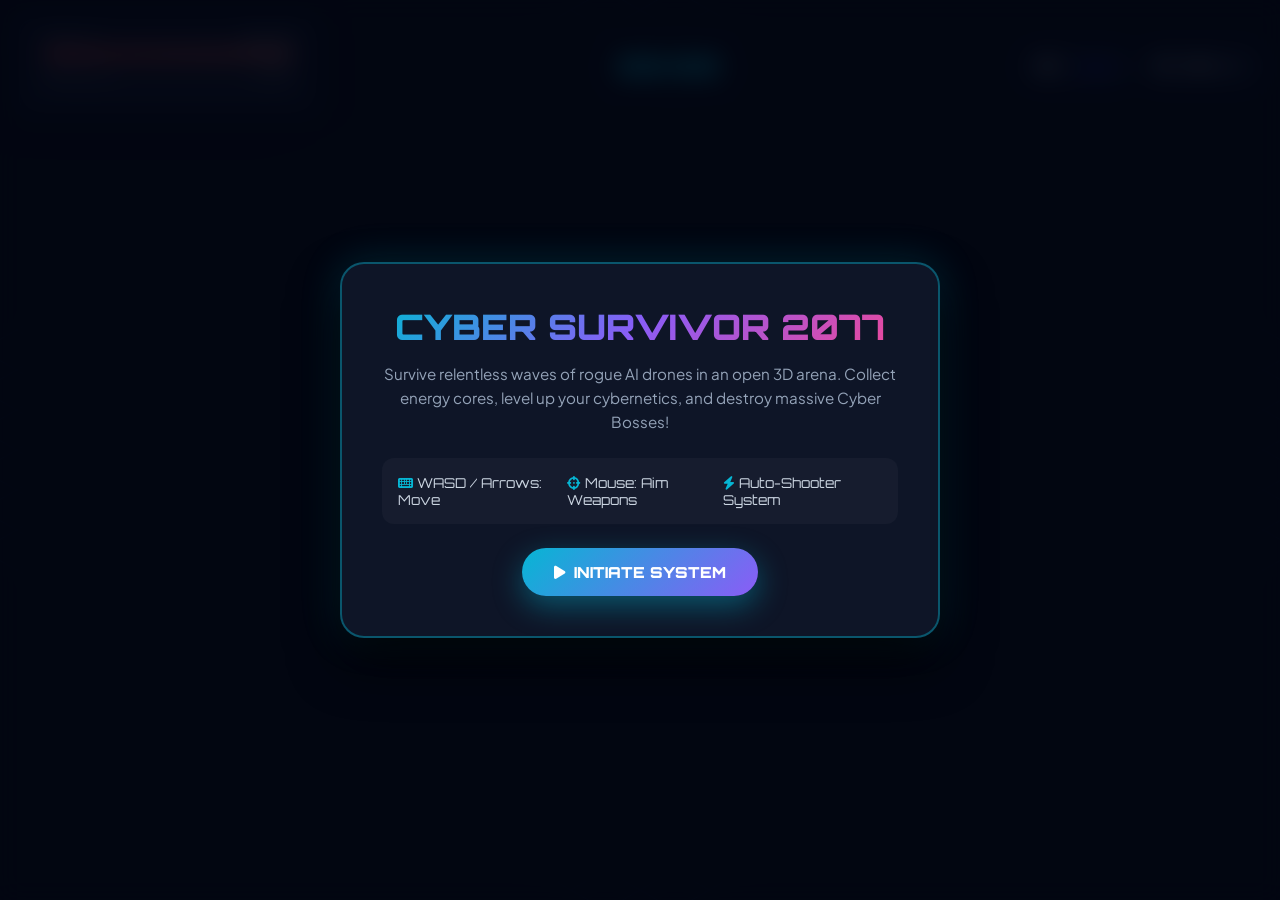
<file: game.html>
<!DOCTYPE html>
<html lang="en">
<head>
  <meta charset="UTF-8">
  <meta name="viewport" content="width=device-width, initial-scale=1.0, maximum-scale=1.0, user-scalable=no">
  <title>CYBER SURVIVOR: PROTOCOL 2077</title>
  <link rel="stylesheet" href="https://cdnjs.cloudflare.com/ajax/libs/font-awesome/6.5.1/css/all.min.css">
  <style>
    @import url('https://fonts.googleapis.com/css2?family=Kantumruy+Pro:wght@400;600;700&family=Orbitron:wght@500;700;900&family=Plus+Jakarta+Sans:wght@400;600;800&display=swap');

    * { margin: 0; padding: 0; box-sizing: border-box; }

    body, html {
      width: 100%;
      height: 100%;
      overflow: hidden;
      background-color: #030712;
      font-family: 'Orbitron', 'Kantumruy Pro', sans-serif;
      color: #fff;
      user-select: none;
      -webkit-user-select: none;
    }

    #canvas-container {
      position: relative;
      width: 100vw;
      height: 100vh;
    }

    canvas {
      display: block;
      width: 100%;
      height: 100%;
    }

    /* UI Overlay */
    .hud-layer {
      position: absolute;
      top: 0; left: 0; width: 100%; height: 100%;
      pointer-events: none;
      display: flex;
      flex-direction: column;
      justify-content: space-between;
      padding: 1.2rem;
      z-index: 10;
    }

    .top-bar {
      display: flex;
      justify-content: space-between;
      align-items: center;
      width: 100%;
    }

    .hud-controls {
      display: flex;
      gap: 0.6rem;
      pointer-events: auto;
    }

    .hud-card {
      background: rgba(15, 23, 42, 0.75);
      border: 1px solid rgba(6, 182, 212, 0.3);
      padding: 0.8rem 1.4rem;
      border-radius: 14px;
      backdrop-filter: blur(8px);
      box-shadow: 0 8px 32px rgba(0,0,0,0.5);
    }

    .stat-bar-container {
      width: 250px;
      margin-bottom: 0.4rem;
    }

    .stat-label {
      font-size: 0.7rem;
      color: #94a3b8;
      display: flex;
      justify-content: space-between;
      margin-bottom: 2px;
    }

    .bar-outer {
      width: 100%;
      height: 10px;
      background: rgba(255, 255, 255, 0.1);
      border-radius: 5px;
      overflow: hidden;
    }

    .bar-inner {
      height: 100%;
      width: 100%;
      transition: width 0.2s ease;
    }

    .hp-bar { background: linear-gradient(90deg, #ef4444, #f87171); }
    .xp-bar { background: linear-gradient(90deg, #06b6d4, #38bdf8); }
    .boss-hp-bar { background: linear-gradient(90deg, #a855f7, #ec4899); }

    .timer-display {
      font-size: 1.8rem;
      font-weight: 900;
      color: #06b6d4;
      text-shadow: 0 0 10px rgba(6, 182, 212, 0.6);
      text-align: center;
    }

    .icon-btn {
      background: rgba(15, 23, 42, 0.85);
      border: 1px solid rgba(6, 182, 212, 0.5);
      color: #fff;
      padding: 0.5rem 1rem;
      border-radius: 20px;
      font-size: 0.8rem;
      font-weight: 700;
      cursor: pointer;
      display: flex;
      align-items: center;
      gap: 0.5rem;
      transition: all 0.3s;
    }

    .icon-btn:hover {
      background: rgba(6, 182, 212, 0.25);
      box-shadow: 0 0 15px rgba(6, 182, 212, 0.5);
    }

    .weapons-hud {
      display: flex;
      gap: 0.6rem;
      margin-top: 0.5rem;
    }

    .weapon-icon-box {
      width: 36px;
      height: 36px;
      border-radius: 8px;
      background: rgba(255,255,255,0.05);
      border: 1px solid rgba(255,255,255,0.2);
      display: flex;
      align-items: center;
      justify-content: center;
      font-size: 0.9rem;
      position: relative;
    }

    .weapon-icon-box .lvl-tag {
      position: absolute;
      bottom: -4px;
      right: -4px;
      background: #06b6d4;
      color: #000;
      font-size: 0.55rem;
      font-weight: 900;
      padding: 1px 4px;
      border-radius: 4px;
    }

    /* Modals */
    .modal-backdrop {
      position: absolute;
      top: 0; left: 0; width: 100%; height: 100%;
      background: rgba(3, 7, 18, 0.85);
      backdrop-filter: blur(12px);
      z-index: 100;
      display: flex;
      align-items: center;
      justify-content: center;
      padding: 1.5rem;
    }

    .modal-card {
      background: rgba(15, 23, 42, 0.95);
      border: 2px solid rgba(6, 182, 212, 0.4);
      border-radius: 24px;
      padding: 2.5rem;
      max-width: 600px;
      width: 100%;
      text-align: center;
      box-shadow: 0 25px 50px rgba(0,0,0,0.8), 0 0 40px rgba(6, 182, 212, 0.2);
    }

    .modal-card h1 {
      font-size: 2.2rem;
      font-weight: 900;
      background: linear-gradient(135deg, #06b6d4, #8b5cf6, #ec4899);
      -webkit-background-clip: text;
      -webkit-text-fill-color: transparent;
      margin-bottom: 0.8rem;
    }

    .modal-card p {
      color: #94a3b8;
      font-family: 'Plus Jakarta Sans', 'Kantumruy Pro', sans-serif;
      font-size: 0.95rem;
      line-height: 1.6;
      margin-bottom: 1.5rem;
    }

    .btn-group {
      display: flex;
      gap: 1rem;
      justify-content: center;
      flex-wrap: wrap;
    }

    .btn-main {
      pointer-events: auto;
      background: linear-gradient(135deg, #06b6d4, #8b5cf6);
      color: #fff;
      border: none;
      padding: 0.9rem 2rem;
      border-radius: 40px;
      font-family: 'Orbitron', 'Kantumruy Pro', sans-serif;
      font-size: 0.95rem;
      font-weight: 900;
      cursor: pointer;
      box-shadow: 0 10px 30px rgba(6, 182, 212, 0.4);
      transition: all 0.3s ease;
      display: inline-flex;
      align-items: center;
      gap: 0.6rem;
    }

    .btn-main:hover {
      transform: scale(1.05) translateY(-2px);
      box-shadow: 0 15px 40px rgba(6, 182, 212, 0.6);
    }

    .btn-secondary {
      background: rgba(255, 255, 255, 0.1);
      border: 1px solid rgba(255, 255, 255, 0.2);
      box-shadow: none;
    }

    .btn-secondary:hover {
      background: rgba(255, 255, 255, 0.2);
    }

    /* Upgrade Grid */
    .upgrade-grid {
      display: flex;
      flex-direction: column;
      gap: 0.8rem;
      margin: 1.5rem 0;
    }

    .upgrade-card {
      background: rgba(255, 255, 255, 0.04);
      border: 1px solid rgba(6, 182, 212, 0.2);
      border-radius: 14px;
      padding: 1rem;
      display: flex;
      align-items: center;
      gap: 1rem;
      cursor: pointer;
      transition: all 0.2s ease;
      text-align: left;
    }

    .upgrade-card:hover {
      background: rgba(6, 182, 212, 0.15);
      border-color: #06b6d4;
      transform: translateX(5px);
    }

    .upgrade-icon {
      width: 48px;
      height: 48px;
      border-radius: 12px;
      background: rgba(6, 182, 212, 0.2);
      border: 1px solid #06b6d4;
      display: flex;
      align-items: center;
      justify-content: center;
      font-size: 1.4rem;
      color: #06b6d4;
      flex-shrink: 0;
    }

    .upgrade-info h3 { font-size: 1rem; color: #fff; margin-bottom: 2px; }
    .upgrade-info p { font-size: 0.8rem; color: #94a3b8; margin: 0; }

    /* Boss Warning */
    .boss-warning-container {
      position: absolute;
      top: 15%;
      left: 50%;
      transform: translateX(-50%);
      width: 80%;
      max-width: 500px;
      display: none;
      flex-direction: column;
      align-items: center;
      z-index: 20;
    }

    .boss-warning-title {
      font-size: 1.5rem;
      font-weight: 900;
      color: #ec4899;
      text-shadow: 0 0 15px #ec4899;
      animation: pulse 1s infinite alternate;
      margin-bottom: 0.4rem;
    }

    @keyframes pulse {
      0% { opacity: 0.4; transform: scale(0.98); }
      100% { opacity: 1; transform: scale(1.02); }
    }

    /* Touch Control Stick */
    .touch-controls {
      position: absolute;
      bottom: 2rem;
      left: 2rem;
      width: 120px;
      height: 120px;
      border: 2px solid rgba(6, 182, 212, 0.3);
      border-radius: 50%;
      background: rgba(15, 23, 42, 0.4);
      backdrop-filter: blur(4px);
      display: none;
      touch-action: none;
      z-index: 50;
    }

    .touch-stick {
      position: absolute;
      top: 50%; left: 50%;
      width: 50px; height: 50px;
      margin-top: -25px; margin-left: -25px;
      border-radius: 50%;
      background: rgba(6, 182, 212, 0.6);
      border: 2px solid #06b6d4;
      box-shadow: 0 0 15px rgba(6, 182, 212, 0.8);
    }

    .hidden { display: none !important; }
  </style>
</head>
<body>

  <div id="canvas-container">
    <canvas id="gameCanvas"></canvas>

    <!-- HUD Overlay -->
    <div class="hud-layer">
      <div class="top-bar">
        <div class="hud-card">
          <div class="stat-bar-container">
            <div class="stat-label">
              <span data-i18n="hp">HEALTH</span>
              <span id="hpText">100/100</span>
            </div>
            <div class="bar-outer">
              <div class="bar-inner hp-bar" id="hpBar"></div>
            </div>
          </div>
          <div class="stat-bar-container">
            <div class="stat-label">
              <span data-i18n="xp">EXP (LVL <span id="lvlText">1</span>)</span>
              <span id="xpText">0/100</span>
            </div>
            <div class="bar-outer">
              <div class="bar-inner xp-bar" id="xpBar" style="width: 0%;"></div>
            </div>
          </div>
          <div class="weapons-hud" id="weaponsHud"></div>
        </div>

        <div class="timer-display" id="timerDisplay">00:00</div>

        <div class="hud-controls">
          <button class="icon-btn" id="homeBtn">
            <i class="fa-solid fa-house"></i>
            <li><a href="index.html">Home</a></li>
          </button>
          <button class="icon-btn" id="langToggleBtn">
            <i class="fa-solid fa-globe"></i>
            <span id="langText">ភាសាខ្មែរ</span>
          </button>
        </div>
      </div>

      <!-- Boss Warning Bar -->
      <div class="boss-warning-container" id="bossHud">
        <div class="boss-warning-title" id="bossTitle">⚠️ WARNING: CYBER DREADNOUGHT ⚠️</div>
        <div class="stat-bar-container" style="width: 100%;">
          <div class="bar-outer" style="height: 14px;">
            <div class="bar-inner boss-hp-bar" id="bossHpBar"></div>
          </div>
        </div>
      </div>
    </div>

    <!-- Touch Joystick Mobile -->
    <div class="touch-controls" id="touchJoystick">
      <div class="touch-stick" id="touchStick"></div>
    </div>
  </div>

  <!-- Start Home Modal -->
  <div class="modal-backdrop" id="startModal">
    <div class="modal-card">
      <h1 data-i18n="title">CYBER SURVIVOR 2077</h1>
      <p data-i18n="desc">Survive relentless waves of rogue AI drones in an open 3D arena. Collect energy cores, level up your cybernetics, and destroy massive Cyber Bosses!</p>
      
      <div style="display: flex; justify-content: space-around; margin-bottom: 1.5rem; text-align: left; background: rgba(255,255,255,0.03); padding: 1rem; border-radius: 12px; font-size: 0.85rem; color: #cbd5e1;">
        <div><i class="fa-solid fa-keyboard" style="color:#06b6d4;"></i> WASD / Arrows: Move</div>
        <div><i class="fa-solid fa-crosshairs" style="color:#06b6d4;"></i> Mouse: Aim Weapons</div>
        <div><i class="fa-solid fa-bolt" style="color:#06b6d4;"></i> Auto-Shooter System</div>
      </div>

      <button class="btn-main" id="startBtn">
        <i class="fa-solid fa-play"></i> <span data-i18n="start">INITIATE SYSTEM</span>
      </button>
    </div>
  </div>

  <!-- Level Up Modal -->
  <div class="modal-backdrop hidden" id="levelUpModal">
    <div class="modal-card">
      <h1 data-i18n="lvlTitle" style="font-size: 1.8rem;">SYSTEM UPGRADE AVAILABLE</h1>
      <p data-i18n="lvlDesc">Select a cybernetic enhancement to integrate into your battle mainframe:</p>
      <div class="upgrade-grid" id="upgradeOptionsContainer"></div>
      
      <button class="btn-main btn-secondary" id="levelUpHomeBtn" style="margin-top: 0.5rem;">
        <i class="fa-solid fa-house"></i> <span data-i18n="btnHome">HOME</span>
      </button>
    </div>
  </div>

  <!-- Game Over Modal -->
  <div class="modal-backdrop hidden" id="gameOverModal">
    <div class="modal-card">
      <h1 style="background: linear-gradient(135deg, #ef4444, #f97316); -webkit-background-clip: text; -webkit-text-fill-color: transparent;" data-i18n="overTitle">SYSTEM TERMINATED</h1>
      <p id="gameOverStats">Survival Time: 00:00 | Kills: 0 | Level Reached: 1</p>
      
      <div class="btn-group">
        <button class="btn-main" id="restartBtn">
          <i class="fa-solid fa-rotate-right"></i> <span data-i18n="restart">REBOOT MAINFRAME</span>
        </button>
        <button class="btn-main btn-secondary" id="gameOverHomeBtn">
          <i class="fa-solid fa-house"></i> <span data-i18n="btnHome">HOME</span>
        </button>
      </div>
    </div>
  </div>

  <script>
    /* ==========================================================================
       CYBER SURVIVOR: PROTOCOL 2077 ENGINE
       ========================================================================== */

    // --- Sound Synthesis Engine ---
    class SoundSynthesizer {
      constructor() { this.ctx = null; }
      init() { if (!this.ctx) this.ctx = new (window.AudioContext || window.webkitAudioContext)(); }
      
      playShoot() {
        if (!this.ctx) return;
        let osc = this.ctx.createOscillator();
        let gain = this.ctx.createGain();
        osc.type = 'sawtooth';
        osc.frequency.setValueAtTime(600, this.ctx.currentTime);
        osc.frequency.exponentialRampToValueAtTime(80, this.ctx.currentTime + 0.08);
        gain.gain.setValueAtTime(0.15, this.ctx.currentTime);
        gain.gain.linearRampToValueAtTime(0.01, this.ctx.currentTime + 0.08);
        osc.connect(gain); gain.connect(this.ctx.destination);
        osc.start(); osc.stop(this.ctx.currentTime + 0.08);
      }

      playLaser() {
        if (!this.ctx) return;
        let osc = this.ctx.createOscillator();
        let gain = this.ctx.createGain();
        osc.type = 'sine';
        osc.frequency.setValueAtTime(900, this.ctx.currentTime);
        osc.frequency.exponentialRampToValueAtTime(200, this.ctx.currentTime + 0.15);
        gain.gain.setValueAtTime(0.12, this.ctx.currentTime);
        gain.gain.linearRampToValueAtTime(0.01, this.ctx.currentTime + 0.15);
        osc.connect(gain); gain.connect(this.ctx.destination);
        osc.start(); osc.stop(this.ctx.currentTime + 0.15);
      }

      playExplode() {
        if (!this.ctx) return;
        let osc = this.ctx.createOscillator();
        let gain = this.ctx.createGain();
        osc.type = 'square';
        osc.frequency.setValueAtTime(120, this.ctx.currentTime);
        osc.frequency.exponentialRampToValueAtTime(30, this.ctx.currentTime + 0.25);
        gain.gain.setValueAtTime(0.3, this.ctx.currentTime);
        gain.gain.linearRampToValueAtTime(0.01, this.ctx.currentTime + 0.25);
        osc.connect(gain); gain.connect(this.ctx.destination);
        osc.start(); osc.stop(this.ctx.currentTime + 0.25);
      }

      playCollect() {
        if (!this.ctx) return;
        let osc = this.ctx.createOscillator();
        let gain = this.ctx.createGain();
        osc.type = 'triangle';
        osc.frequency.setValueAtTime(523.25, this.ctx.currentTime);
        osc.frequency.setValueAtTime(659.25, this.ctx.currentTime + 0.06);
        gain.gain.setValueAtTime(0.15, this.ctx.currentTime);
        gain.gain.linearRampToValueAtTime(0.01, this.ctx.currentTime + 0.12);
        osc.connect(gain); gain.connect(this.ctx.destination);
        osc.start(); osc.stop(this.ctx.currentTime + 0.12);
      }

      playLevelUp() {
        if (!this.ctx) return;
        let notes = [440, 554.37, 659.25, 880];
        notes.forEach((freq, idx) => {
          let osc = this.ctx.createOscillator();
          let gain = this.ctx.createGain();
          osc.type = 'sine';
          osc.frequency.setValueAtTime(freq, this.ctx.currentTime + idx * 0.08);
          gain.gain.setValueAtTime(0.2, this.ctx.currentTime + idx * 0.08);
          gain.gain.linearRampToValueAtTime(0.01, this.ctx.currentTime + idx * 0.08 + 0.15);
          osc.connect(gain); gain.connect(this.ctx.destination);
          osc.start(this.ctx.currentTime + idx * 0.08);
          osc.stop(this.ctx.currentTime + idx * 0.08 + 0.15);
        });
      }
    }

    const sound = new SoundSynthesizer();

    // --- Translations ---
    const i18n = {
      en: {
        title: "CYBER SURVIVOR 2077",
        desc: "Survive relentless waves of rogue AI drones in an open 3D arena. Collect energy cores, level up your cybernetics, and destroy massive Cyber Bosses!",
        start: "INITIATE SYSTEM",
        hp: "HEALTH",
        xp: "EXP",
        lvlTitle: "SYSTEM UPGRADE AVAILABLE",
        lvlDesc: "Select a cybernetic enhancement to integrate into your battle mainframe:",
        overTitle: "SYSTEM TERMINATED",
        restart: "REBOOT MAINFRAME",
        btnHome: "HOME"
      },
      km: {
        title: "អ្នករស់រានមានជីវិតនេអុង ២០៧៧",
        desc: "រស់រានមានជីវិតពីការវាយប្រហារនៃដ្រូន AI ក្នុងសមរភូមិ 3D! ប្រមូលគ្រាប់ថាមពល ដំឡើងកម្រិតអាវុធ និងកម្ទេចមេប្រធានបិសាច!",
        start: "ចាប់ផ្តើមបេសកកម្ម",
        hp: "ឈាម",
        xp: "បទពិសោធន៍",
        lvlTitle: "ការអាប់ឌ្រែតប្រព័ន្ធអាវុធ",
        lvlDesc: "ជ្រើសរើសសមត្ថភាពពិសេសមួយដើម្បីបន្ថែមថាមពលប្រយុទ្ធ:",
        overTitle: "ប្រព័ន្ធត្រូវបានកម្ទេច",
        restart: "ចាប់ផ្តើមឡើងវិញ",
        btnHome: "ទំព័រដើម"
      }
    };

    let currentLang = 'en';
    document.getElementById('langToggleBtn').addEventListener('click', () => {
      currentLang = currentLang === 'en' ? 'km' : 'en';
      document.getElementById('langText').innerText = currentLang === 'en' ? 'ភាសាខ្មែរ' : 'English';
      document.querySelectorAll('[data-i18n]').forEach(el => {
        const key = el.getAttribute('data-i18n');
        if (i18n[currentLang][key]) el.innerText = i18n[currentLang][key];
      });
    });

    // --- Canvas & Core Setup ---
    const canvas = document.getElementById('gameCanvas');
    const ctx = canvas.getContext('2d');

    function resize() {
      canvas.width = window.innerWidth;
      canvas.height = window.innerHeight;
    }
    resize();
    window.addEventListener('resize', resize);

    // Dynamic Controls Engine
    const keys = {};
    window.addEventListener('keydown', e => keys[e.code] = true);
    window.addEventListener('keyup', e => keys[e.code] = false);

    let mousePos = { x: canvas.width / 2, y: canvas.height / 2 };
    window.addEventListener('mousemove', e => {
      mousePos.x = e.clientX;
      mousePos.y = e.clientY;
    });

    // Mobile Joystick Setup
    let touchJoystickActive = false;
    let joystickVector = { x: 0, y: 0 };
    const joystickEl = document.getElementById('touchJoystick');
    const stickEl = document.getElementById('touchStick');

    if ('ontouchstart' in window || navigator.maxTouchPoints > 0) {
      joystickEl.style.display = 'block';
      let origin = { x: 0, y: 0 };

      joystickEl.addEventListener('touchstart', e => {
        touchJoystickActive = true;
        let rect = joystickEl.getBoundingClientRect();
        origin = { x: rect.left + rect.width / 2, y: rect.top + rect.height / 2 };
      });

      window.addEventListener('touchmove', e => {
        if (!touchJoystickActive) return;
        let touch = e.touches[0];
        let dx = touch.clientX - origin.x;
        let dy = touch.clientY - origin.y;
        let dist = Math.hypot(dx, dy);
        let maxDist = 40;

        if (dist > maxDist) {
          dx = (dx / dist) * maxDist;
          dy = (dy / dist) * maxDist;
        }

        stickEl.style.transform = `translate(${dx}px, ${dy}px)`;
        joystickVector.x = dx / maxDist;
        joystickVector.y = dy / maxDist;
      });

      const resetJoystick = () => {
        touchJoystickActive = false;
        joystickVector = { x: 0, y: 0 };
        stickEl.style.transform = `translate(0px, 0px)`;
      };

      window.addEventListener('touchend', resetJoystick);
      window.addEventListener('touchcancel', resetJoystick);
    }

    // --- Database of Upgrades & Weapons ---
    const UPGRADE_DB = [
      { id: 'plasma_blaster', name: 'Plasma Blaster', icon: 'fa-bolt', desc: 'Fires fast linear plasma projectiles at nearby enemies.', type: 'weapon' },
      { id: 'orbital_blade', name: 'Orbital Blades', icon: 'fa-dharmachakra', desc: 'Summons rotating laser blades around your cyber chassis.', type: 'weapon' },
      { id: 'tesla_coil', name: 'Tesla Nova', icon: 'fa-burst', desc: 'Emits periodic electrical shockwaves that pierce all targets.', type: 'weapon' },
      { id: 'speed_boost', name: 'Cyber Thrusters', icon: 'fa-gauge-high', desc: 'Increases movement speed by 15%.', type: 'stat' },
      { id: 'hp_boost', name: 'Nano Armor', icon: 'fa-shield-halved', desc: 'Increases max health and heals 25 HP.', type: 'stat' },
      { id: 'magnet_boost', name: 'Magnet Array', icon: 'fa-magnet', desc: 'Expands core attraction area by 50%.', type: 'stat' }
    ];

    // --- Game Engine Variables ---
    let gameState = 'START'; // START, PLAYING, LEVEL_UP, GAME_OVER
    let gameTime = 0;
    let kills = 0;
    let camera = { x: 0, y: 0 };

    // Player Object definition
    const player = {
      x: 0, y: 0,
      radius: 18,
      speed: 4.2,
      hp: 100, maxHp: 100,
      level: 1, xp: 0, nextXp: 100,
      magnetRange: 120,
      weapons: {},
      stats: { speedMult: 1 }
    };

    let enemies = [];
    let bullets = [];
    let xpCores = [];
    let particles = [];
    let activeBoss = null;

    // Camera 3D Perspective Projection
    function project3D(x, y, z) {
      const fov = 400;
      const camDist = 600;
      const relX = x - camera.x;
      const relY = y - camera.y;

      const isoX = (relX - relY) * 0.866;
      const isoY = (relX + relY) * 0.5 - z;

      const scale = fov / (fov + camDist);
      const screenX = canvas.width / 2 + isoX * scale;
      const screenY = canvas.height / 2 + isoY * scale;

      return { x: screenX, y: screenY, scale: scale };
    }

    // --- Weapon Implementations ---
    class PlasmaBlaster {
      constructor() { this.level = 1; this.cooldown = 0; }
      update() {
        this.cooldown--;
        if (this.cooldown <= 0) {
          this.cooldown = Math.max(12, 35 - this.level * 4);
          let target = getNearestEnemy();
          if (target) {
            let angle = Math.atan2(target.y - player.y, target.x - player.x);
            bullets.push(new Bullet(player.x, player.y, angle, 12, 25 + this.level * 8, '#06b6d4'));
            sound.playShoot();
          }
        }
      }
    }

    class OrbitalBlade {
      constructor() { this.level = 1; this.angle = 0; }
      update() {
        this.angle += 0.05 + this.level * 0.005;
        let count = 2 + this.level;
        let orbitRadius = 80 + this.level * 5;

        for (let i = 0; i < count; i++) {
          let a = this.angle + (Math.PI * 2 / count) * i;
          let bx = player.x + Math.cos(a) * orbitRadius;
          let by = player.y + Math.sin(a) * orbitRadius;

          enemies.forEach(e => {
            if (Math.hypot(e.x - bx, e.y - by) < e.radius + 15) {
              e.takeDamage(1.5 + this.level * 0.5);
              spawnParticles(bx, by, '#8b5cf6', 2);
            }
          });

          let p = project3D(bx, by, 10);
          ctx.save();
          ctx.fillStyle = '#8b5cf6';
          ctx.shadowBlur = 15;
          ctx.shadowColor = '#8b5cf6';
          ctx.beginPath();
          ctx.arc(p.x, p.y, 8 * p.scale, 0, Math.PI * 2);
          ctx.fill();
          ctx.restore();
        }
      }
    }

    class TeslaNova {
      constructor() { this.level = 1; this.cooldown = 0; }
      update() {
        this.cooldown--;
        if (this.cooldown <= 0) {
          this.cooldown = 120 - this.level * 10;
          sound.playLaser();
          let waveRadius = 140 + this.level * 20;

          enemies.forEach(e => {
            if (Math.hypot(e.x - player.x, e.y - player.y) < waveRadius) {
              e.takeDamage(40 + this.level * 15);
              spawnParticles(e.x, e.y, '#ec4899', 5);
            }
          });

          for (let a = 0; a < Math.PI * 2; a += 0.4) {
            particles.push({
              x: player.x, y: player.y,
              vx: Math.cos(a) * 6, vy: Math.sin(a) * 6,
              color: '#ec4899', life: 15
            });
          }
        }
      }
    }

    // --- Bullet Entity ---
    class Bullet {
      constructor(x, y, angle, speed, damage, color) {
        this.x = x; this.y = y;
        this.vx = Math.cos(angle) * speed;
        this.vy = Math.sin(angle) * speed;
        this.damage = damage;
        this.color = color;
        this.life = 60;
      }
      update() {
        this.x += this.vx;
        this.y += this.vy;
        this.life--;

        for (let e of enemies) {
          if (Math.hypot(e.x - this.x, e.y - this.y) < e.radius + 10) {
            e.takeDamage(this.damage);
            spawnParticles(this.x, this.y, this.color, 4);
            this.life = 0;
            break;
          }
        }
      }
      draw() {
        let p = project3D(this.x, this.y, 10);
        ctx.save();
        ctx.fillStyle = this.color;
        ctx.shadowBlur = 10;
        ctx.shadowColor = this.color;
        ctx.beginPath();
        ctx.arc(p.x, p.y, 5 * p.scale, 0, Math.PI * 2);
        ctx.fill();
        ctx.restore();
      }
    }

    // --- Enemy Entities ---
    class Enemy {
      constructor(x, y, type) {
        this.x = x; this.y = y;
        this.type = type;

        if (type === 'drone') {
          this.radius = 14; this.speed = 2.5; this.hp = 30; this.maxHp = 30;
          this.color = '#ef4444'; this.xpVal = 15;
        } else if (type === 'brute') {
          this.radius = 24; this.speed = 1.6; this.hp = 120; this.maxHp = 120;
          this.color = '#f97316'; this.xpVal = 45;
        } else if (type === 'boss') {
          this.radius = 45; this.speed = 1.2; this.hp = 2500; this.maxHp = 2500;
          this.color = '#a855f7'; this.xpVal = 500;
        }
      }

      takeDamage(amt) {
        this.hp -= amt;
        if (this.hp <= 0) {
          kills++;
          sound.playExplode();
          spawnParticles(this.x, this.y, this.color, 12);
          xpCores.push(new XpCore(this.x, this.y, this.xpVal));
        }
      }

      update() {
        let angle = Math.atan2(player.y - this.y, player.x - this.x);
        this.x += Math.cos(angle) * this.speed;
        this.y += Math.sin(angle) * this.speed;

        if (Math.hypot(player.x - this.x, player.y - this.y) < player.radius + this.radius) {
          player.hp -= 0.5;
          if (player.hp <= 0) triggerGameOver();
        }
      }

      draw() {
        let p = project3D(this.x, this.y, 0);
        ctx.save();
        ctx.fillStyle = this.color;
        ctx.shadowBlur = 12;
        ctx.shadowColor = this.color;

        ctx.beginPath();
        ctx.arc(p.x, p.y, this.radius * p.scale, 0, Math.PI * 2);
        ctx.fill();

        if (this.hp < this.maxHp) {
          ctx.fillStyle = 'rgba(0,0,0,0.5)';
          ctx.fillRect(p.x - 20, p.y - this.radius * p.scale - 12, 40, 6);
          ctx.fillStyle = '#ef4444';
          ctx.fillRect(p.x - 20, p.y - this.radius * p.scale - 12, (this.hp / this.maxHp) * 40, 6);
        }
        ctx.restore();
      }
    }

    // --- Energy Cores (XP) ---
    class XpCore {
      constructor(x, y, val) {
        this.x = x; this.y = y; this.val = val;
      }
      update() {
        let dist = Math.hypot(player.x - this.x, player.y - this.y);
        if (dist < player.magnetRange) {
          let angle = Math.atan2(player.y - this.y, player.x - this.x);
          this.x += Math.cos(angle) * 8;
          this.y += Math.sin(angle) * 8;

          if (dist < player.radius + 10) {
            sound.playCollect();
            addXp(this.val);
            return true;
          }
        }
        return false;
      }
      draw() {
        let p = project3D(this.x, this.y, 5);
        ctx.save();
        ctx.fillStyle = '#06b6d4';
        ctx.shadowBlur = 10;
        ctx.shadowColor = '#06b6d4';
        ctx.beginPath();
        ctx.arc(p.x, p.y, 5 * p.scale, 0, Math.PI * 2);
        ctx.fill();
        ctx.restore();
      }
    }

    // --- Particle System ---
    function spawnParticles(x, y, color, count) {
      for (let i = 0; i < count; i++) {
        let a = Math.random() * Math.PI * 2;
        let s = Math.random() * 4 + 1;
        particles.push({
          x: x, y: y,
          vx: Math.cos(a) * s, vy: Math.sin(a) * s,
          color: color, life: 20
        });
      }
    }

    function getNearestEnemy() {
      let nearest = null;
      let minDist = Infinity;
      enemies.forEach(e => {
        let d = Math.hypot(e.x - player.x, e.y - player.y);
        if (d < minDist) {
          minDist = d;
          nearest = e;
        }
      });
      return nearest;
    }

    function addXp(amt) {
      player.xp += amt;
      if (player.xp >= player.nextXp) {
        player.xp -= player.nextXp;
        player.level++;
        player.nextXp = Math.floor(player.nextXp * 1.35);
        sound.playLevelUp();
        triggerLevelUp();
      }
      updateHud();
    }

    // --- Upgrades & Level Up System ---
    function triggerLevelUp() {
      gameState = 'LEVEL_UP';
      const container = document.getElementById('upgradeOptionsContainer');
      container.innerHTML = '';

      let shuffled = [...UPGRADE_DB].sort(() => 0.5 - Math.random()).slice(0, 3);

      shuffled.forEach(up => {
        let card = document.createElement('div');
        card.className = 'upgrade-card';
        card.innerHTML = `
          <div class="upgrade-icon"><i class="fa-solid ${up.icon}"></i></div>
          <div class="upgrade-info">
            <h3>${up.name}</h3>
            <p>${up.desc}</p>
          </div>
        `;
        card.onclick = () => selectUpgrade(up);
        container.appendChild(card);
      });

      document.getElementById('levelUpModal').classList.remove('hidden');
    }

    function selectUpgrade(up) {
      if (up.id === 'plasma_blaster') {
        if (!player.weapons.plasma) player.weapons.plasma = new PlasmaBlaster();
        else player.weapons.plasma.level++;
      } else if (up.id === 'orbital_blade') {
        if (!player.weapons.blade) player.weapons.blade = new OrbitalBlade();
        else player.weapons.blade.level++;
      } else if (up.id === 'tesla_coil') {
        if (!player.weapons.tesla) player.weapons.tesla = new TeslaNova();
        else player.weapons.tesla.level++;
      } else if (up.id === 'speed_boost') {
        player.stats.speedMult += 0.15;
      } else if (up.id === 'hp_boost') {
        player.maxHp += 30;
        player.hp = Math.min(player.maxHp, player.hp + 40);
      } else if (up.id === 'magnet_boost') {
        player.magnetRange += 60;
      }

      document.getElementById('levelUpModal').classList.add('hidden');
      renderWeaponsHud();
      gameState = 'PLAYING';
    }

    function renderWeaponsHud() {
      const hud = document.getElementById('weaponsHud');
      hud.innerHTML = '';
      Object.keys(player.weapons).forEach(wKey => {
        let w = player.weapons[wKey];
        let icon = wKey === 'plasma' ? 'fa-bolt' : wKey === 'blade' ? 'fa-dharmachakra' : 'fa-burst';
        let box = document.createElement('div');
        box.className = 'weapon-icon-box';
        box.innerHTML = `<i class="fa-solid ${icon}"></i><span class="lvl-tag">${w.level}</span>`;
        hud.appendChild(box);
      });
    }

    // --- Spawner Engine ---
    function spawnEnemies() {
      if (enemies.length > 150) return;

      let angle = Math.random() * Math.PI * 2;
      let dist = 700;
      let ex = player.x + Math.cos(angle) * dist;
      let ey = player.y + Math.sin(angle) * dist;

      let type = Math.random() < 0.75 ? 'drone' : 'brute';
      enemies.push(new Enemy(ex, ey, type));

      if (gameTime > 0 && Math.floor(gameTime) % 180 === 0 && !activeBoss) {
        activeBoss = new Enemy(ex, ey, 'boss');
        enemies.push(activeBoss);
        document.getElementById('bossHud').style.display = 'flex';
      }
    }

    // --- Main Game Cycle Update ---
    function update() {
      if (gameState !== 'PLAYING') return;

      gameTime += 1 / 60;

      let mins = String(Math.floor(gameTime / 60)).padStart(2, '0');
      let secs = String(Math.floor(gameTime % 60)).padStart(2, '0');
      document.getElementById('timerDisplay').innerText = `${mins}:${secs}`;

      let dx = 0, dy = 0;
      if (keys['KeyW'] || keys['ArrowUp']) dy -= 1;
      if (keys['KeyS'] || keys['ArrowDown']) dy += 1;
      if (keys['KeyA'] || keys['ArrowLeft']) dx -= 1;
      if (keys['KeyD'] || keys['ArrowRight']) dx += 1;

      if (touchJoystickActive) {
        dx = joystickVector.x;
        dy = joystickVector.y;
      }

      if (dx !== 0 || dy !== 0) {
        let len = Math.hypot(dx, dy);
        let speed = player.speed * player.stats.speedMult;
        player.x += (dx / len) * speed;
        player.y += (dy / len) * speed;
      }

      camera.x += (player.x - camera.x) * 0.1;
      camera.y += (player.y - camera.y) * 0.1;

      Object.values(player.weapons).forEach(w => w.update());

      for (let i = bullets.length - 1; i >= 0; i--) {
        bullets[i].update();
        if (bullets[i].life <= 0) bullets.splice(i, 1);
      }

      for (let i = enemies.length - 1; i >= 0; i--) {
        enemies[i].update();
        if (enemies[i].hp <= 0) {
          if (enemies[i] === activeBoss) {
            activeBoss = null;
            document.getElementById('bossHud').style.display = 'none';
          }
          enemies.splice(i, 1);
        }
      }

      if (activeBoss) {
        let pct = (activeBoss.hp / activeBoss.maxHp) * 100;
        document.getElementById('bossHpBar').style.width = Math.max(0, pct) + '%';
      }

      for (let i = xpCores.length - 1; i >= 0; i--) {
        if (xpCores[i].update()) xpCores.splice(i, 1);
      }

      for (let i = particles.length - 1; i >= 0; i--) {
        let p = particles[i];
        p.x += p.vx; p.y += p.vy; p.life--;
        if (p.life <= 0) particles.splice(i, 1);
      }

      if (Math.random() < 0.08) spawnEnemies();

      updateHud();
    }

    function updateHud() {
      document.getElementById('hpText').innerText = `${Math.ceil(player.hp)}/${player.maxHp}`;
      document.getElementById('hpBar').style.width = `${Math.max(0, (player.hp / player.maxHp) * 100)}%`;
      document.getElementById('lvlText').innerText = player.level;
      document.getElementById('xpText').innerText = `${player.xp}/${player.nextXp}`;
      document.getElementById('xpBar').style.width = `${(player.xp / player.nextXp) * 100}%`;
    }

    // --- Main Rendering Engine ---
    function render() {
      ctx.clearRect(0, 0, canvas.width, canvas.height);

      const gridSize = 100;
      const startX = Math.floor((camera.x - 1200) / gridSize) * gridSize;
      const endX = Math.floor((camera.x + 1200) / gridSize) * gridSize;
      const startY = Math.floor((camera.y - 1200) / gridSize) * gridSize;
      const endY = Math.floor((camera.y + 1200) / gridSize) * gridSize;

      ctx.strokeStyle = 'rgba(6, 182, 212, 0.12)';
      ctx.lineWidth = 1;

      for (let gx = startX; gx <= endX; gx += gridSize) {
        let p1 = project3D(gx, startY, 0);
        let p2 = project3D(gx, endY, 0);
        ctx.beginPath(); ctx.moveTo(p1.x, p1.y); ctx.lineTo(p2.x, p2.y); ctx.stroke();
      }
      for (let gy = startY; gy <= endY; gy += gridSize) {
        let p1 = project3D(startX, gy, 0);
        let p2 = project3D(endX, gy, 0);
        ctx.beginPath(); ctx.moveTo(p1.x, p1.y); ctx.lineTo(p2.x, p2.y); ctx.stroke();
      }

      xpCores.forEach(c => c.draw());
      enemies.forEach(e => e.draw());
      bullets.forEach(b => b.draw());

      let pP = project3D(player.x, player.y, 10);
      ctx.save();
      ctx.shadowBlur = 20;
      ctx.shadowColor = '#06b6d4';
      ctx.fillStyle = '#06b6d4';
      ctx.beginPath();
      ctx.arc(pP.x, pP.y, player.radius * pP.scale, 0, Math.PI * 2);
      ctx.fill();

      let aimAngle = Math.atan2(mousePos.y - pP.y, mousePos.x - pP.x);
      ctx.strokeStyle = '#fff';
      ctx.lineWidth = 3;
      ctx.beginPath();
      ctx.moveTo(pP.x, pP.y);
      ctx.lineTo(pP.x + Math.cos(aimAngle) * 25, pP.y + Math.sin(aimAngle) * 25);
      ctx.stroke();
      ctx.restore();

      particles.forEach(p => {
        let p3d = project3D(p.x, p.y, 5);
        ctx.fillStyle = p.color;
        ctx.fillRect(p3d.x, p3d.y, 3, 3);
      });
    }

    // --- Game Loop ---
    function gameLoop() {
      update();
      render();
      requestAnimationFrame(gameLoop);
    }

    function triggerGameOver() {
      gameState = 'GAME_OVER';
      let mins = String(Math.floor(gameTime / 60)).padStart(2, '0');
      let secs = String(Math.floor(gameTime % 60)).padStart(2, '0');
      document.getElementById('gameOverStats').innerText = `Survival Time: ${mins}:${secs} | Kills: ${kills} | Level: ${player.level}`;
      document.getElementById('gameOverModal').classList.remove('hidden');
    }

    function returnToHome() {
      gameState = 'START';
      document.getElementById('levelUpModal').classList.add('hidden');
      document.getElementById('gameOverModal').classList.add('hidden');
      document.getElementById('startModal').classList.remove('hidden');
      document.getElementById('bossHud').style.display = 'none';
    }

    function startGame() {
      sound.init();
      gameTime = 0;
      kills = 0;
      player.x = 0; player.y = 0;
      player.hp = 100; player.maxHp = 100;
      player.level = 1; player.xp = 0; player.nextXp = 100;
      player.weapons = { plasma: new PlasmaBlaster() };

      enemies = [];
      bullets = [];
      xpCores = [];
      particles = [];
      activeBoss = null;

      document.getElementById('bossHud').style.display = 'none';
      document.getElementById('startModal').classList.add('hidden');
      document.getElementById('gameOverModal').classList.add('hidden');

      renderWeaponsHud();
      gameState = 'PLAYING';
    }

    // Button Listeners
    document.getElementById('startBtn').addEventListener('click', startGame);
    document.getElementById('restartBtn').addEventListener('click', startGame);
    document.getElementById('homeBtn').addEventListener('click', returnToHome);
    document.getElementById('levelUpHomeBtn').addEventListener('click', returnToHome);
    document.getElementById('gameOverHomeBtn').addEventListener('click', returnToHome);

    // Run Engine
    requestAnimationFrame(gameLoop);
  </script>
</body>
</html>
</file>
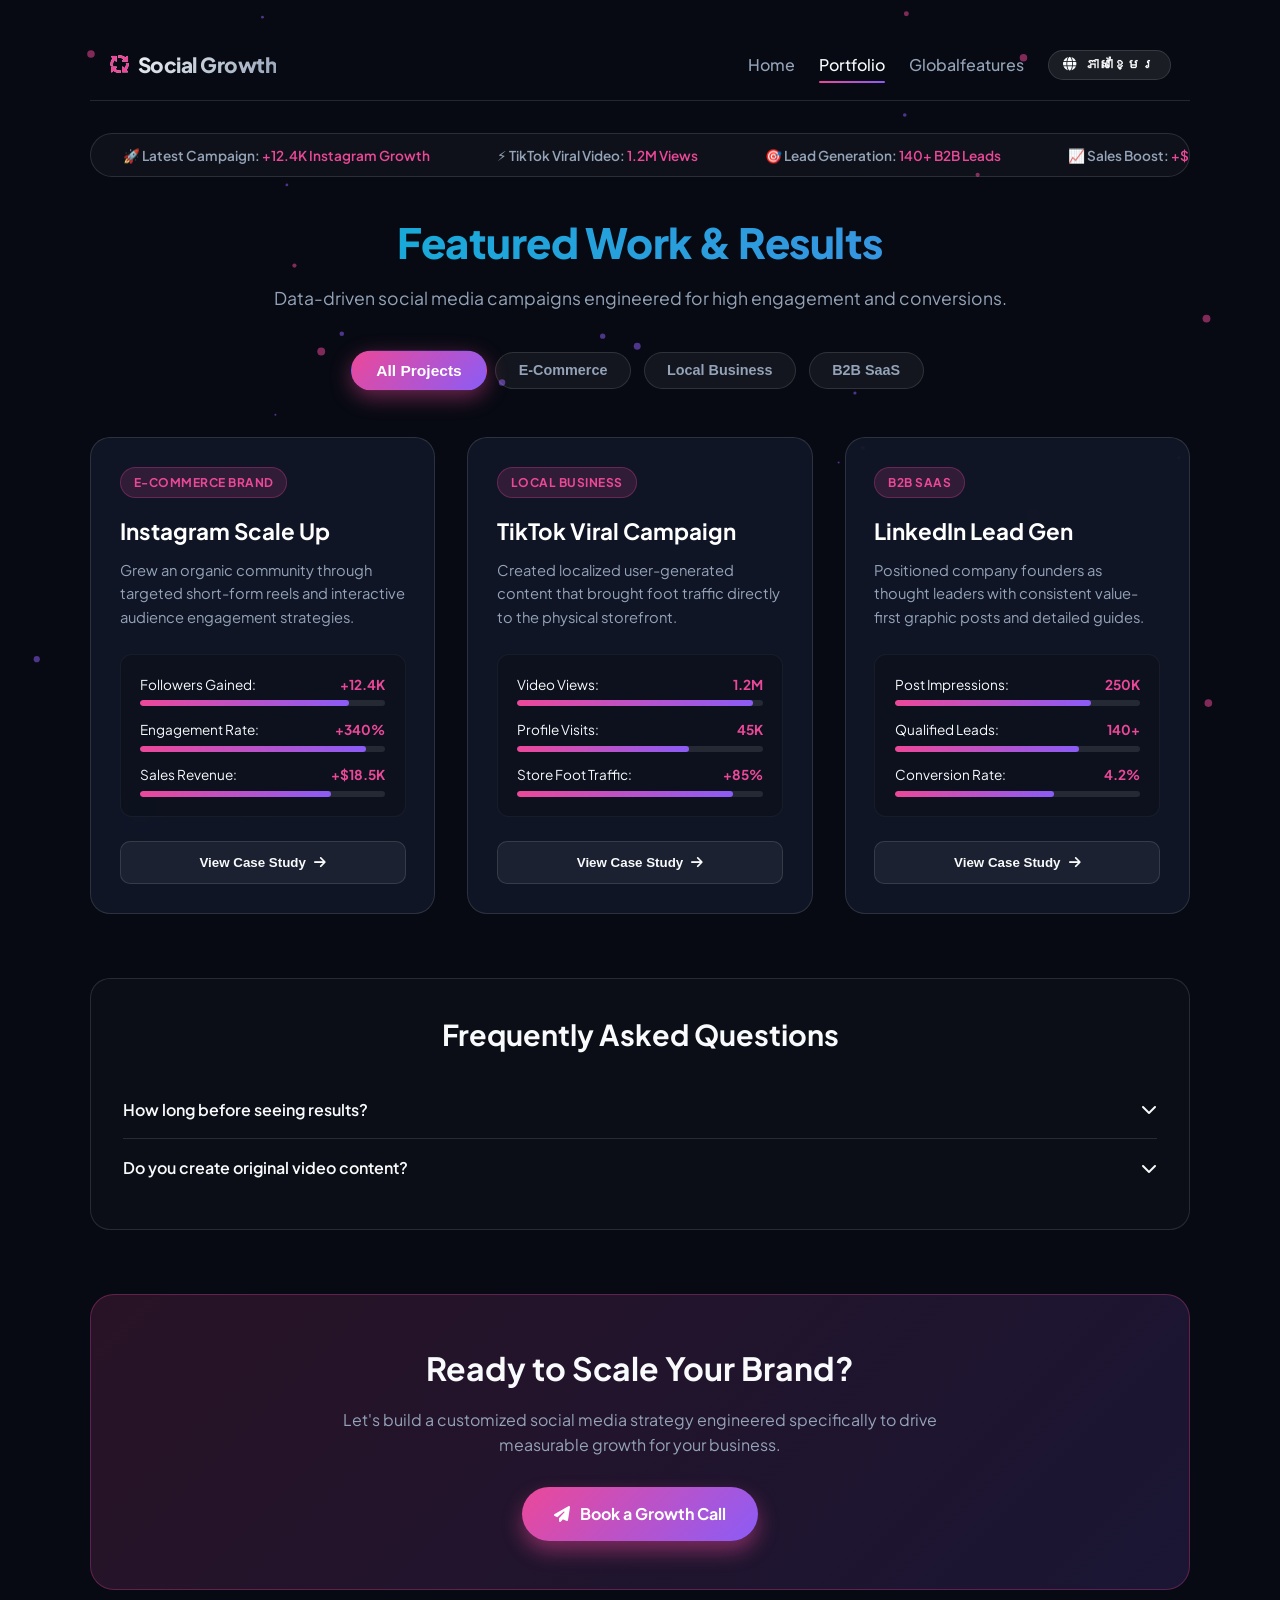
<file: pricing.html>
<!DOCTYPE html>
<html lang="en">
<head>
  <meta charset="UTF-8">
  <meta name="viewport" content="width=device-width, initial-scale=1.0">
  <title>Portfolio | Social Media Specialist</title>
  <link rel="stylesheet" href="https://cdnjs.cloudflare.com/ajax/libs/font-awesome/6.5.1/css/all.min.css">
  <style>
    @import url('https://fonts.googleapis.com/css2?family=Kantumruy+Pro:ital,wght@0,400;0,600;0,700;1,400&family=Plus+Jakarta+Sans:wght@400;500;600;700;800&display=swap');

    :root {
      --bg-dark: #070a12;
      --card-bg: rgba(20, 28, 48, 0.65);
      --card-hover: rgba(30, 42, 70, 0.85);
      --accent-pink: #ec4899;
      --accent-purple: #8b5cf6;
      --accent-cyan: #06b6d4;
      --accent-glow: rgba(236, 72, 153, 0.45);
      --text-main: #f8fafc;
      --text-muted: #94a3b8;
      --border: rgba(255, 255, 255, 0.12);
    }

    * { margin: 0; padding: 0; box-sizing: border-box; }
    
    body {
      background-color: var(--bg-dark);
      color: var(--text-main);
      font-family: 'Plus Jakarta Sans', 'Kantumruy Pro', system-ui, -apple-system, sans-serif;
      line-height: 1.6;
      padding: 2rem 1rem;
      min-height: 100vh;
      overflow-x: hidden;
      position: relative;
    }
    /* Navigation */
nav {
  display: flex;
  justify-content: space-between;
  align-items: center;
  gap: 2rem;
  margin-bottom: 2rem;
  padding: 1rem 1.2rem 1.2rem;
  border-bottom: 1px solid var(--border);
}

.nav-right {
  display: flex;
  align-items: center;
  gap: 1.5rem;
}

.nav-right > div {
  display: flex;
  align-items: center;
  gap: 1.5rem;
}

.nav-right > div a {
  display: inline-block;
}

nav a {
  color: var(--text-muted);
  text-decoration: none;
  font-weight: 500;
  transition: all 0.3s ease;
  position: relative;
}

nav a:hover,
nav a.active {
  color: var(--text-main);
}

nav a.active::after {
  content: '';
  position: absolute;
  bottom: -6px;
  left: 0;
  width: 100%;
  height: 2px;
  background: linear-gradient(
    90deg,
    var(--accent-pink),
    var(--accent-purple)
  );
  border-radius: 2px;
  animation: pulse-line 2s infinite ease-in-out;
}

@keyframes pulse-line {
  0%, 100% {
    opacity: 0.5;
    transform: scaleX(0.8);
  }

  50% {
    opacity: 1;
    transform: scaleX(1);
  }
}
    /* Mouse Trail Canvas */
    #bg-canvas {
      position: fixed;
      top: 0; left: 0;
      width: 100%; height: 100%;
      z-index: -1;
      pointer-events: none;
    }

    .container { max-width: 1100px; margin: 0 auto; }

    /* Scroll Animation */
    .reveal {
      opacity: 0;
      transform: translateY(40px) scale(0.98);
      transition: opacity 0.8s cubic-bezier(0.16, 1, 0.3, 1), transform 0.8s cubic-bezier(0.16, 1, 0.3, 1);
    }

    .reveal.active {
      opacity: 1;
      transform: translateY(0) scale(1);
    }

    /* Navigation */
    nav {
      display: flex;
      justify-content: space-between;
      align-items: center;
      margin-bottom: 2rem;
      padding-bottom: 1.2rem;
      border-bottom: 1px solid var(--border);
    }

    .brand-logo {
      font-weight: 800;
      font-size: 1.3rem;
      letter-spacing: -0.5px;
      background: linear-gradient(135deg, #fff, var(--text-muted));
      -webkit-background-clip: text;
      -webkit-text-fill-color: transparent;
      display: flex;
      align-items: center;
      gap: 0.5rem;
    }

    .brand-logo i { 
      color: var(--accent-pink); 
      -webkit-text-fill-color: initial; 
      animation: spin-icon 8s linear infinite;
    }

    @keyframes spin-icon {
      0% { transform: rotate(0deg); }
      100% { transform: rotate(360deg); }
    }

    .nav-right {
      display: flex;
      align-items: center;
      gap: 1.5rem;
    }

    nav a {
      color: var(--text-muted);
      text-decoration: none;
      font-weight: 500;
      transition: all 0.3s ease;
      position: relative;
    }

    nav a:hover, nav a.active { color: var(--text-main); }

    nav a.active::after {
      content: '';
      position: absolute;
      bottom: -6px;
      left: 0;
      width: 100%;
      height: 2px;
      background: linear-gradient(90deg, var(--accent-pink), var(--accent-purple));
      border-radius: 2px;
      animation: pulse-line 2s infinite ease-in-out;
    }

    @keyframes pulse-line {
      0%, 100% { opacity: 0.5; transform: scaleX(0.8); }
      50% { opacity: 1; transform: scaleX(1); }
    }

    .lang-btn {
      background: rgba(255, 255, 255, 0.08);
      border: 1px solid var(--border);
      color: var(--text-main);
      padding: 0.4rem 0.9rem;
      border-radius: 20px;
      font-size: 0.85rem;
      font-weight: 600;
      cursor: pointer;
      display: flex;
      align-items: center;
      gap: 0.5rem;
      transition: all 0.3s ease;
    }

    .lang-btn:hover {
      background: rgba(236, 72, 153, 0.2);
      border-color: var(--accent-pink);
      transform: translateY(-2px);
      box-shadow: 0 0 12px var(--accent-glow);
    }

    /* Moving Social Ticker Banner */
    .ticker-wrap {
      width: 100%;
      overflow: hidden;
      background: rgba(255, 255, 255, 0.03);
      border: 1px solid var(--border);
      border-radius: 30px;
      padding: 0.5rem 0;
      margin-bottom: 2rem;
      white-space: nowrap;
    }

    .ticker {
      display: inline-block;
      animation: tickerAnimation 25s linear infinite;
    }

    .ticker-item {
      display: inline-block;
      padding: 0 2rem;
      font-size: 0.85rem;
      color: var(--text-muted);
      font-weight: 600;
    }

    .ticker-item span { color: var(--accent-pink); }

    @keyframes tickerAnimation {
      0% { transform: translate3d(0, 0, 0); }
      100% { transform: translate3d(-50%, 0, 0); }
    }

    /* Page Header */
    .header {
      text-align: center;
      margin-bottom: 2.5rem;
    }

    .header h1 {
      font-size: 2.6rem;
      font-weight: 800;
      background: linear-gradient(270deg, var(--accent-pink), var(--accent-purple), var(--accent-cyan));
      background-size: 400% 400%;
      -webkit-background-clip: text;
      -webkit-text-fill-color: transparent;
      letter-spacing: -0.5px;
      margin-bottom: 0.5rem;
      animation: gradientShift 6s ease infinite;
    }

    @keyframes gradientShift {
      0% { background-position: 0% 50%; }
      50% { background-position: 100% 50%; }
      100% { background-position: 0% 50%; }
    }

    .header p { color: var(--text-muted); font-size: 1.1rem; }

    /* Filter Buttons */
    .filters {
      display: flex;
      justify-content: center;
      gap: 0.8rem;
      margin-bottom: 3rem;
      flex-wrap: wrap;
    }

    .filter-btn {
      background: rgba(255, 255, 255, 0.05);
      border: 1px solid var(--border);
      color: var(--text-muted);
      padding: 0.6rem 1.4rem;
      border-radius: 30px;
      font-size: 0.9rem;
      font-weight: 600;
      cursor: pointer;
      transition: all 0.3s cubic-bezier(0.34, 1.56, 0.64, 1);
    }

    .filter-btn:hover, .filter-btn.active {
      background: linear-gradient(135deg, var(--accent-pink), var(--accent-purple));
      color: #fff;
      border-color: transparent;
      box-shadow: 0 6px 20px var(--accent-glow);
      transform: scale(1.08);
    }

    /* Portfolio Cards Grid */
    .portfolio-grid {
      display: grid;
      grid-template-columns: repeat(auto-fit, minmax(320px, 1fr));
      gap: 2rem;
      margin-bottom: 4rem;
      perspective: 1000px;
    }

    .case-card {
      background: var(--card-bg);
      border: 1px solid var(--border);
      border-radius: 20px;
      padding: 1.8rem;
      backdrop-filter: blur(12px);
      transition: transform 0.2s ease-out, box-shadow 0.3s ease, background 0.3s ease;
      display: flex;
      flex-direction: column;
      justify-content: space-between;
      position: relative;
      overflow: hidden;
      transform-style: preserve-3d;
    }

    /* Dynamic Cursor Light Glow effect */
    .case-card::after {
      content: '';
      position: absolute;
      top: var(--mouse-y, -100px);
      left: var(--mouse-x, -100px);
      width: 200px;
      height: 200px;
      background: radial-gradient(circle, rgba(236, 72, 153, 0.15) 0%, transparent 70%);
      transform: translate(-50%, -50%);
      pointer-events: none;
      transition: opacity 0.3s ease;
      opacity: 0;
    }

    .case-card:hover::after { opacity: 1; }

    .case-card::before {
      content: '';
      position: absolute;
      top: 0; left: 0; right: 0; height: 3px;
      background: linear-gradient(90deg, var(--accent-pink), var(--accent-purple), var(--accent-cyan));
      opacity: 0;
      transition: opacity 0.3s ease;
    }

    .case-card:hover {
      background: var(--card-hover);
      border-color: rgba(236, 72, 153, 0.5);
      box-shadow: 0 20px 40px -15px rgba(0, 0, 0, 0.7), 0 0 20px rgba(236, 72, 153, 0.2);
    }

    .case-card:hover::before { opacity: 1; }

    .tag {
      display: inline-block;
      background: rgba(236, 72, 153, 0.15);
      border: 1px solid rgba(236, 72, 153, 0.3);
      color: var(--accent-pink);
      padding: 0.3rem 0.8rem;
      border-radius: 20px;
      font-size: 0.75rem;
      font-weight: 700;
      text-transform: uppercase;
      letter-spacing: 0.5px;
      margin-bottom: 1rem;
      align-self: flex-start;
      transition: transform 0.3s ease;
    }

    .case-card:hover .tag { transform: scale(1.05); }

    .case-card h3 { font-size: 1.4rem; margin-bottom: 0.6rem; color: #fff; }
    .case-card p { color: var(--text-muted); font-size: 0.92rem; margin-bottom: 1.5rem; flex-grow: 1; }

    /* Animated Metrics & Progress Bars */
    .metrics-container {
      background: rgba(10, 15, 26, 0.6);
      padding: 1.2rem;
      border-radius: 12px;
      font-size: 0.9rem;
      border: 1px solid rgba(255, 255, 255, 0.05);
      margin-bottom: 1.5rem;
    }

    .metric-item { margin-bottom: 0.8rem; }
    .metric-item:last-child { margin-bottom: 0; }

    .metric-header {
      display: flex;
      justify-content: space-between;
      margin-bottom: 0.3rem;
      font-size: 0.85rem;
    }

    .metric-header span:last-child {
      color: var(--accent-pink);
      font-weight: 700;
    }

    .progress-bar {
      width: 100%;
      height: 6px;
      background: rgba(255, 255, 255, 0.1);
      border-radius: 10px;
      overflow: hidden;
      position: relative;
    }

    .progress-fill {
      height: 100%;
      width: 0%;
      background: linear-gradient(90deg, var(--accent-pink), var(--accent-purple));
      border-radius: 10px;
      transition: width 1.5s cubic-bezier(0.1, 0.5, 0.1, 1);
    }

    /* Dynamic Buttons */
    .btn-action {
      display: inline-flex;
      align-items: center;
      justify-content: center;
      gap: 0.5rem;
      width: 100%;
      padding: 0.8rem;
      background: rgba(255, 255, 255, 0.05);
      border: 1px solid var(--border);
      color: var(--text-main);
      border-radius: 10px;
      font-weight: 600;
      cursor: pointer;
      transition: all 0.3s ease;
      text-decoration: none;
      position: relative;
      overflow: hidden;
    }

    .btn-action i { transition: transform 0.3s ease; }

    .btn-action:hover {
      background: linear-gradient(135deg, var(--accent-pink), var(--accent-purple));
      border-color: transparent;
      color: #fff;
      box-shadow: 0 4px 15px var(--accent-glow);
    }

    .btn-action:hover i { transform: translateX(6px); }

    /* Collapsible Interactive FAQ Section */
    .faq-section {
      margin: 4rem 0;
      background: rgba(255, 255, 255, 0.02);
      border: 1px solid var(--border);
      border-radius: 20px;
      padding: 2rem;
    }

    .faq-section h2 { text-align: center; margin-bottom: 1.5rem; font-size: 1.8rem; }

    .faq-item {
      border-bottom: 1px solid var(--border);
      padding: 1rem 0;
    }

    .faq-item:last-child { border-bottom: none; }

    .faq-question {
      display: flex;
      justify-content: space-between;
      align-items: center;
      font-weight: 600;
      cursor: pointer;
      transition: color 0.3s ease;
    }

    .faq-question:hover { color: var(--accent-pink); }

    .faq-answer {
      max-height: 0;
      overflow: hidden;
      color: var(--text-muted);
      font-size: 0.9rem;
      transition: max-height 0.4s ease-out, padding 0.3s ease;
      padding-top: 0;
    }

    .faq-item.active .faq-answer {
      max-height: 120px;
      padding-top: 0.8rem;
    }

    .faq-item.active .faq-question i {
      transform: rotate(180deg);
      color: var(--accent-pink);
    }

    .faq-question i { transition: transform 0.3s ease; }

    /* Action Banner */
    .cta-banner {
      background: linear-gradient(135deg, rgba(236, 72, 153, 0.15), rgba(139, 92, 246, 0.15));
      border: 1px solid rgba(236, 72, 153, 0.3);
      border-radius: 24px;
      padding: 3rem 2rem;
      text-align: center;
      position: relative;
      overflow: hidden;
    }

    .cta-banner h2 { font-size: 2rem; margin-bottom: 0.8rem; }
    .cta-banner p { color: var(--text-muted); max-width: 600px; margin: 0 auto 1.8rem; }

    .btn-primary {
      display: inline-flex;
      align-items: center;
      gap: 0.6rem;
      background: linear-gradient(135deg, var(--accent-pink), var(--accent-purple));
      color: #fff;
      padding: 0.9rem 2rem;
      border-radius: 30px;
      font-weight: 700;
      text-decoration: none;
      box-shadow: 0 10px 20px var(--accent-glow);
      transition: transform 0.2s ease, box-shadow 0.3s ease;
      animation: pulse-button 3s infinite ease-in-out;
    }

    @keyframes pulse-button {
      0%, 100% { box-shadow: 0 0 0 0 rgba(236, 72, 153, 0.4); }
      50% { box-shadow: 0 0 0 16px rgba(236, 72, 153, 0); }
    }

    /* Modal Popup */
    .modal-overlay {
      position: fixed;
      top: 0; left: 0; right: 0; bottom: 0;
      background: rgba(0, 0, 0, 0.85);
      backdrop-filter: blur(8px);
      display: flex;
      align-items: center;
      justify-content: center;
      z-index: 1000;
      opacity: 0;
      pointer-events: none;
      transition: opacity 0.4s ease;
      padding: 1rem;
    }

    .modal-overlay.active { opacity: 1; pointer-events: auto; }

    .modal-content {
      background: #0f172a;
      border: 1px solid var(--border);
      border-radius: 20px;
      max-width: 600px;
      width: 100%;
      padding: 2.5rem;
      position: relative;
      transform: scale(0.8) translateY(30px);
      transition: transform 0.4s cubic-bezier(0.175, 0.885, 0.32, 1.275);
      box-shadow: 0 25px 50px -12px rgba(0,0,0,0.5);
    }

    .modal-overlay.active .modal-content { transform: scale(1) translateY(0); }

    .modal-close {
      position: absolute;
      top: 1.2rem;
      right: 1.2rem;
      background: transparent;
      border: none;
      color: var(--text-muted);
      font-size: 1.5rem;
      cursor: pointer;
      transition: transform 0.3s ease, color 0.3s ease;
    }

    .modal-close:hover { color: #fff; transform: rotate(90deg); }
    .modal-body h3 { font-size: 1.8rem; margin-bottom: 0.5rem; }
    .modal-body p { color: var(--text-muted); margin-bottom: 1.5rem; }

    .details-grid {
      display: grid;
      grid-template-columns: 1fr 1fr;
      gap: 1rem;
      background: rgba(255, 255, 255, 0.03);
      padding: 1rem;
      border-radius: 12px;
      margin-bottom: 1.5rem;
    }

    .details-item h4 { font-size: 0.8rem; color: var(--text-muted); text-transform: uppercase; }
    .details-item p { color: #fff; margin-bottom: 0; font-weight: 600; }
  </style>
</head>
<body>

  <!-- Particle Interactive Canvas Background -->
  <canvas id="bg-canvas"></canvas>

  <div class="container">
    <!-- Navbar -->
    <!-- Navbar -->
<nav class="reveal active">

  <!-- Brand / Logo -->
  <div class="brand-logo" data-i18n="brandLogo">
    <i class="fa-solid fa-arrows-spin"></i>
    Social Growth
  </div>

  <!-- Navigation Right -->
  <div class="nav-right">

    <!-- Navigation Links -->
    <div>
      <a href="index.html" data-i18n="navHome">Home</a>

      <a href="portfolio.html"
         class="active"
         data-i18n="navPortfolio">
        Portfolio
      </a>

      <a href="features.html"
         data-i18n="nav_GlobalFeatures">
        Globalfeatures
      </a>
    </div>

    <!-- Language Button -->
    <button class="lang-btn" id="langToggle">
      <i class="fa-solid fa-globe"></i>
      <span id="langLabel">ភាសាខ្មែរ</span>
    </button>

  </div>

</nav>

    <!-- Continuous Scrolling Social Ticker -->
    <div class="ticker-wrap reveal">
      <div class="ticker">
        <div class="ticker-item">🚀 Latest Campaign: <span>+12.4K Instagram Growth</span></div>
        <div class="ticker-item">⚡ TikTok Viral Video: <span>1.2M Views</span></div>
        <div class="ticker-item">🎯 Lead Generation: <span>140+ B2B Leads</span></div>
        <div class="ticker-item">📈 Sales Boost: <span>+$18.5K ROI</span></div>
        <div class="ticker-item">🚀 Latest Campaign: <span>+12.4K Instagram Growth</span></div>
        <div class="ticker-item">⚡ TikTok Viral Video: <span>1.2M Views</span></div>
      </div>
    </div>

    <!-- Header -->
    <div class="header reveal">
      <h1 data-i18n="headerTitle">Featured Work & Results</h1>
      <p data-i18n="headerSubtitle">Data-driven social media campaigns engineered for high engagement and conversions.</p>
    </div>

    <!-- Category Filters -->
    <div class="filters reveal">
      <button class="filter-btn active" data-filter="all" data-i18n="filterAll">All Projects</button>
      <button class="filter-btn" data-filter="ecommerce" data-i18n="filterEcom">E-Commerce</button>
      <button class="filter-btn" data-filter="local" data-i18n="filterLocal">Local Business</button>
      <button class="filter-btn" data-filter="b2b" data-i18n="filterB2b">B2B SaaS</button>
    </div>

    <!-- Portfolio Cards Grid -->
    <div class="portfolio-grid">
      <!-- Case Study 1 -->
      <div class="case-card reveal" data-category="ecommerce" data-id="c1">
        <div>
          <span class="tag" data-i18n="c1Tag">E-Commerce Brand</span>
          <h3 data-i18n="c1Title">Instagram Scale Up</h3>
          <p data-i18n="c1CardDesc">Grew an organic community through targeted short-form reels and interactive audience engagement strategies.</p>
        </div>
        <div>
          <div class="metrics-container">
            <div class="metric-item">
              <div class="metric-header"><span data-i18n="c1m1">Followers Gained:</span> <span>+12.4K</span></div>
              <div class="progress-bar"><div class="progress-fill" data-progress="85%"></div></div>
            </div>
            <div class="metric-item">
              <div class="metric-header"><span data-i18n="c1m2">Engagement Rate:</span> <span>+340%</span></div>
              <div class="progress-bar"><div class="progress-fill" data-progress="92%"></div></div>
            </div>
            <div class="metric-item">
              <div class="metric-header"><span data-i18n="c1m3">Sales Revenue:</span> <span>+$18.5K</span></div>
              <div class="progress-bar"><div class="progress-fill" data-progress="78%"></div></div>
            </div>
          </div>
          <button class="btn-action open-modal"><span data-i18n="btnView">View Case Study</span> <i class="fa-solid fa-arrow-right"></i></button>
        </div>
      </div>

      <!-- Case Study 2 -->
      <div class="case-card reveal" data-category="local" data-id="c2">
        <div>
          <span class="tag" data-i18n="c2Tag">Local Business</span>
          <h3 data-i18n="c2Title">TikTok Viral Campaign</h3>
          <p data-i18n="c2CardDesc">Created localized user-generated content that brought foot traffic directly to the physical storefront.</p>
        </div>
        <div>
          <div class="metrics-container">
            <div class="metric-item">
              <div class="metric-header"><span data-i18n="c2m1">Video Views:</span> <span>1.2M</span></div>
              <div class="progress-bar"><div class="progress-fill" data-progress="96%"></div></div>
            </div>
            <div class="metric-item">
              <div class="metric-header"><span data-i18n="c2m2">Profile Visits:</span> <span>45K</span></div>
              <div class="progress-bar"><div class="progress-fill" data-progress="70%"></div></div>
            </div>
            <div class="metric-item">
              <div class="metric-header"><span data-i18n="c2m3">Store Foot Traffic:</span> <span>+85%</span></div>
              <div class="progress-bar"><div class="progress-fill" data-progress="88%"></div></div>
            </div>
          </div>
          <button class="btn-action open-modal"><span data-i18n="btnView">View Case Study</span> <i class="fa-solid fa-arrow-right"></i></button>
        </div>
      </div>

      <!-- Case Study 3 -->
      <div class="case-card reveal" data-category="b2b" data-id="c3">
        <div>
          <span class="tag" data-i18n="c3Tag">B2B SaaS</span>
          <h3 data-i18n="c3Title">LinkedIn Lead Gen</h3>
          <p data-i18n="c3CardDesc">Positioned company founders as thought leaders with consistent value-first graphic posts and detailed guides.</p>
        </div>
        <div>
          <div class="metrics-container">
            <div class="metric-item">
              <div class="metric-header"><span data-i18n="c3m1">Post Impressions:</span> <span>250K</span></div>
              <div class="progress-bar"><div class="progress-fill" data-progress="80%"></div></div>
            </div>
            <div class="metric-item">
              <div class="metric-header"><span data-i18n="c3m2">Qualified Leads:</span> <span>140+</span></div>
              <div class="progress-bar"><div class="progress-fill" data-progress="75%"></div></div>
            </div>
            <div class="metric-item">
              <div class="metric-header"><span data-i18n="c3m3">Conversion Rate:</span> <span>4.2%</span></div>
              <div class="progress-bar"><div class="progress-fill" data-progress="65%"></div></div>
            </div>
          </div>
          <button class="btn-action open-modal"><span data-i18n="btnView">View Case Study</span> <i class="fa-solid fa-arrow-right"></i></button>
        </div>
      </div>
    </div>

    <!-- Animated Accordion Interactive FAQ Section -->
    <div class="faq-section reveal">
      <h2 data-i18n="faqHeading">Frequently Asked Questions</h2>
      <div class="faq-item">
        <div class="faq-question"><span data-i18n="faqQ1">How long before seeing results?</span> <i class="fa-solid fa-chevron-down"></i></div>
        <div class="faq-answer" data-i18n="faqA1">Most organic campaigns show strong dynamic traction within the first 30 to 60 days of consistent content execution.</div>
      </div>
      <div class="faq-item">
        <div class="faq-question"><span data-i18n="faqQ2">Do you create original video content?</span> <i class="fa-solid fa-chevron-down"></i></div>
        <div class="faq-answer" data-i18n="faqA2">Yes! From script writing and visual editing to sound design and thumbnail generation, we cover full content production.</div>
      </div>
    </div>

    <!-- Magnetic CTA Banner -->
    <div class="cta-banner reveal">
      <h2 data-i18n="ctaTitle">Ready to Scale Your Brand?</h2>
      <p data-i18n="ctaDesc">Let's build a customized social media strategy engineered specifically to drive measurable growth for your business.</p>
      <a href="mailto:hello@example.com" class="btn-primary magnetic-btn"><i class="fa-solid fa-paper-plane"></i> <span data-i18n="ctaBtn">Book a Growth Call</span></a>
    </div>
  </div>

  <!-- Modal Popup Overlay -->
  <div class="modal-overlay" id="modal">
    <div class="modal-content">
      <button class="modal-close" id="modalClose"><i class="fa-solid fa-xmark"></i></button>
      <div class="modal-body">
        <span class="tag" id="modalTag">Category</span>
        <h3 id="modalTitle">Project Title</h3>
        <p id="modalDesc">Project description goes here...</p>
        
        <div class="details-grid">
          <div class="details-item">
            <h4 data-i18n="modalCoreStrat">Core Strategy</h4>
            <p id="modalStrategy">Strategy</p>
          </div>
          <div class="details-item">
            <h4 data-i18n="modalTimeframe">Timeframe</h4>
            <p id="modalDuration">Duration</p>
          </div>
        </div>

        <a href="mailto:hello@example.com" class="btn-action" style="background: linear-gradient(135deg, var(--accent-pink), var(--accent-purple)); color: white; border: none;">
          <span data-i18n="modalRequestBtn">Request Similar Strategy</span>
        </a>
      </div>
    </div>
  </div>

  <script>
    // Translations Data
    const translations = {
      en: {
        navHome: "Home",
        navPortfolio: "Portfolio",
        headerTitle: "Featured Work & Results",
        headerSubtitle: "Data-driven social media campaigns engineered for high engagement and conversions.",
        filterAll: "All Projects",
        filterEcom: "E-Commerce",
        filterLocal: "Local Business",
        filterB2b: "B2B SaaS",
        
        c1Tag: "E-Commerce Brand",
        c1Title: "Instagram Scale Up",
        c1CardDesc: "Grew an organic community through targeted short-form reels and interactive audience engagement strategies.",
        c1ModalDesc: "Architected a 90-day organic video strategy focusing on trending sounds and high-retention storytelling hooks.",
        c1Strategy: "Short-Form Video Strategy",
        c1Duration: "3 Months",
        c1m1: "Followers Gained:",
        c1m2: "Engagement Rate:",
        c1m3: "Sales Revenue:",

        c2Tag: "Local Business",
        c2Title: "TikTok Viral Campaign",
        c2CardDesc: "Created localized user-generated content that brought foot traffic directly to the physical storefront.",
        c2ModalDesc: "Leveraged geotargeted user-generated content and local influencer partnerships to drive physical foot traffic.",
        c2Strategy: "Geotargeted UGC & Influencers",
        c2Duration: "1 Month",
        c2m1: "Video Views:",
        c2m2: "Profile Visits:",
        c2m3: "Store Foot Traffic:",

        c3Tag: "B2B SaaS",
        c3Title: "LinkedIn Lead Gen",
        c3CardDesc: "Positioned company founders as thought leaders with consistent value-first graphic posts and detailed guides.",
        c3ModalDesc: "Positioned key executive leadership team as industry experts using high-converting text carousels and industry insights.",
        c3Strategy: "Thought Leadership & Carousels",
        c3Duration: "6 Months",
        c3m1: "Post Impressions:",
        c3m2: "Qualified Leads:",
        c3m3: "Conversion Rate:",

        btnView: "View Case Study",
        faqHeading: "Frequently Asked Questions",
        faqQ1: "How long before seeing results?",
        faqA1: "Most organic campaigns show strong dynamic traction within the first 30 to 60 days of consistent content execution.",
        faqQ2: "Do you create original video content?",
        faqA2: "Yes! From script writing and visual editing to sound design and thumbnail generation, we cover full content production.",
        ctaTitle: "Ready to Scale Your Brand?",
        ctaDesc: "Let's build a customized social media strategy engineered specifically to drive measurable growth for your business.",
        ctaBtn: "Book a Growth Call",
        
        modalCoreStrat: "Core Strategy",
        modalTimeframe: "Timeframe",
        modalRequestBtn: "Request Similar Strategy"
      },
      km: {
        navHome: "ទំព័រដើម",
        navPortfolio: "ស្នាដៃ និងគម្រោង",
        headerTitle: "ស្នាដៃឆ្នើម និងលទ្ធផល",
        headerSubtitle: "យុទ្ធនាការបណ្តាញសង្គមផ្អែកលើទិន្នន័យជាក់ស្តែង ដើម្បីបង្កើនអន្តរកម្ម និងការលក់។",
        filterAll: "គម្រោងទាំងអស់",
        filterEcom: "ពាណិជ្ជកម្មអេឡិចត្រូនិក",
        filterLocal: "អាជីវកម្មក្នុងស្រុក",
        filterB2b: "B2B SaaS",

        c1Tag: "ម៉ាកផលិតផល អ៊ីខមមើស",
        c1Title: "ការរីកចម្រើនលើ Instagram",
        c1CardDesc: "បង្កើតសហគមន៍តាមរយៈ Reel ខ្លីៗ និងយុទ្ធសាស្ត្របង្កើនអន្តរកម្មជាមួយអតិថិជន។",
        c1ModalDesc: "រៀបចំយុទ្ធសាស្ត្រវីដេអូរយៈពេល ៩០ ថ្ងៃ ដោយផ្អែកលើទិដ្ឋភាពពេញនិយម និងការនិយាយរៀបរាប់ទាក់ទាញចិត្ត។",
        c1Strategy: "យុទ្ធសាស្ត្រវីដេអូខ្លី",
        c1Duration: "៣ ខែ",
        c1m1: "អ្នកតាមដានបន្ថែម:",
        c1m2: "អត្រាអន្តរកម្ម (Engagement):",
        c1m3: "ចំណូលពីការលក់:",

        c2Tag: "អាជីវកម្មក្នុងស្រុក",
        c2Title: "យុទ្ធនាការវីដេអូ TikTok វីរ៉ាល់",
        c2CardDesc: "បង្កើតមាតិកាស្របតាមតំបន់ដែលទាក់ទាញអតិថិជនឱ្យមកហាងផ្ទាល់។",
        c2ModalDesc: "ប្រើប្រាស់មាតិកាដែលបង្កើតដោយអ្នកប្រើប្រាស់ក្នុងតំបន់ និងដៃគូ Influencer ក្នុងស្រុកដើម្បីទាក់ទាញអតិថិជន។",
        c2Strategy: "មាតិកា UGC និង Influencer ក្នុងស្រុក",
        c2Duration: "១ ខែ",
        c2m1: "ចំនួនមើលវីដេអូ:",
        c2m2: "ចំនួនចូលមើល Profile:",
        c2m3: "អតិថិជនចូលហាងផ្ទាល់:",

        c3Tag: " B2B SaaS",
        c3Title: "ការស្វែងរកអតិថិជនលើ LinkedIn",
        c3CardDesc: "បង្កើតស្ថាបនិកក្រុមហ៊ុនឱ្យក្លាយជាអ្នកដឹកនាំគំនិតតាមរយៈប្រកាសដែលមានតម្លៃខ្ពស់។",
        c3ModalDesc: "ពង្រឹងក្រុមអ្នកដឹកនាំឱ្យក្លាយជាអ្នកជំនាញក្នុងឧស្សាហកម្មតាមរយៈការចែករំលែកចំណេះដឹង និងព័ត៌មានស៊ីជម្រៅ។",
        c3Strategy: "ការបង្កើតប្រជាប្រិយភាព និងស្លាយចែករំលែក",
        c3Duration: "៦ ខែ",
        c3m1: "ចំនួនអ្នកបានឃើញ (Impressions):",
        c3m2: "អតិថិជនដែលមានសក្ដានុពល:",
        c3m3: "អត្រាបំលែងការលក់ (Conversion):",

        btnView: "មើលលម្អិត",
        faqHeading: "សំណួរដែលសួរញឹកញាប់",
        faqQ1: "តើត្រូវចំណាយពេលយូរប៉ុណ្ណាទើបឃើញលទ្ធផល?",
        faqA1: "យុទ្ធនាការភាគច្រើនចាប់ផ្តើមបង្ហាញលទ្ធផលវិជ្ជមាន និងការកើនឡើងច្បាស់លាស់ក្នុងរយៈពេល ៣០ ទៅ ៦០ ថ្ងៃដំបូង។",
        faqQ2: "តើអ្នកមានផលិតវីដេអូដើមដោយផ្ទាល់ដែរឬទេ?",
        faqA2: "បាទ/ចាស! ចាប់តាំងពីការសរសេរអត្ថបទ វីដេអូ កាត់ត រហូតដល់ការឌីហ្សាញរូបភាពគម្រប។",
        ctaTitle: "ត្រៀមខ្លួនពង្រីកអាជីវកម្មរបស់អ្នកហើយឬនៅ?",
        ctaDesc: "តោះរៀបចំយុទ្ធសាស្ត្របណ្តាញសង្គមផ្ទាល់ខ្លួន ដើម្បីជំរុញការរីកចម្រើនពិតប្រាកដសម្រាប់អាជីវកម្មរបស់អ្នក។",
        ctaBtn: "កក់ការពិភាក្សា",

        modalCoreStrat: "យុទ្ធសាស្ត្រចម្បង",
        modalTimeframe: "រយៈពេល",
        modalRequestBtn: "ស្នើសុំយុទ្ធសាស្ត្រស្រដៀងគ្នានេះ"
      }
    };

    let currentLang = 'en';

    // Toggle Language Function
    const langToggleBtn = document.getElementById('langToggle');
    const langLabel = document.getElementById('langLabel');

    const setLanguage = (lang) => {
      currentLang = lang;
      langLabel.innerText = lang === 'en' ? 'ភាសាខ្មែរ' : 'English';

      document.querySelectorAll('[data-i18n]').forEach(el => {
        const key = el.getAttribute('data-i18n');
        if (translations[lang][key]) {
          el.innerText = translations[lang][key];
        }
      });
    };

    langToggleBtn.addEventListener('click', () => {
      setLanguage(currentLang === 'en' ? 'km' : 'en');
    });

    // Category Filtering with Smooth Animations
    const filterBtns = document.querySelectorAll('.filter-btn');
    const caseCards = document.querySelectorAll('.case-card');

    filterBtns.forEach(btn => {
      btn.addEventListener('click', () => {
        filterBtns.forEach(b => b.classList.remove('active'));
        btn.classList.add('active');

        const filterValue = btn.getAttribute('data-filter');

        caseCards.forEach(card => {
          if (filterValue === 'all' || card.getAttribute('data-category') === filterValue) {
            card.style.display = 'flex';
            setTimeout(() => { card.style.opacity = '1'; card.style.transform = 'scale(1)'; }, 50);
          } else {
            card.style.opacity = '0';
            card.style.transform = 'scale(0.8)';
            setTimeout(() => card.style.display = 'none', 300);
          }
        });
      });
    });

    // Scroll Reveal & Animated Bar Filling Trigger
    const revealOnScroll = () => {
      const reveals = document.querySelectorAll('.reveal');
      const windowHeight = window.innerHeight;

      reveals.forEach(reveal => {
        const revealTop = reveal.getBoundingClientRect().top;
        if (revealTop < windowHeight - 80) {
          reveal.classList.add('active');
          
          // Animate progress bars inside visible cards
          const fills = reveal.querySelectorAll('.progress-fill');
          fills.forEach(fill => {
            fill.style.width = fill.getAttribute('data-progress');
          });
        }
      });
    };

    window.addEventListener('scroll', revealOnScroll);
    window.addEventListener('DOMContentLoaded', revealOnScroll);

    // Dynamic Mouse Tracking Spotlight on Cards
    caseCards.forEach(card => {
      card.addEventListener('mousemove', (e) => {
        const rect = card.getBoundingClientRect();
        const x = e.clientX - rect.left;
        const y = e.clientY - rect.top;

        card.style.setProperty('--mouse-x', `${x}px`);
        card.style.setProperty('--mouse-y', `${y}px`);

        const rotateX = -((y - rect.height / 2) / 12);
        const rotateY = (x - rect.width / 2) / 12;
        card.style.transform = `perspective(1000px) rotateX(${rotateX}deg) rotateY(${rotateY}deg) translateY(-8px)`;
      });

      card.addEventListener('mouseleave', () => {
        card.style.transform = 'perspective(1000px) rotateX(0deg) rotateY(0deg) translateY(0px)';
      });
    });

    // Magnetic Button Effect
    const magneticBtns = document.querySelectorAll('.magnetic-btn');
    magneticBtns.forEach(btn => {
      btn.addEventListener('mousemove', (e) => {
        const rect = btn.getBoundingClientRect();
        const x = e.clientX - rect.left - rect.width / 2;
        const y = e.clientY - rect.top - rect.height / 2;
        btn.style.transform = `translate(${x * 0.3}px, ${y * 0.3}px) scale(1.05)`;
      });

      btn.addEventListener('mouseleave', () => {
        btn.style.transform = 'translate(0px, 0px) scale(1)';
      });
    });

    // Interactive Accordion / FAQ Handler
    const faqItems = document.querySelectorAll('.faq-item');
    faqItems.forEach(item => {
      item.querySelector('.faq-question').addEventListener('click', () => {
        faqItems.forEach(i => { if (i !== item) i.classList.remove('active'); });
        item.classList.toggle('active');
      });
    });

    // Popup Modal Handler
    const modal = document.getElementById('modal');
    const modalClose = document.getElementById('modalClose');
    const openModalBtns = document.querySelectorAll('.open-modal');

    openModalBtns.forEach(btn => {
      btn.addEventListener('click', (e) => {
        const card = e.target.closest('.case-card');
        const id = card.getAttribute('data-id');
        
        document.getElementById('modalTag').innerText = translations[currentLang][`${id}Tag`];
        document.getElementById('modalTitle').innerText = translations[currentLang][`${id}Title`];
        document.getElementById('modalDesc').innerText = translations[currentLang][`${id}ModalDesc`];
        document.getElementById('modalStrategy').innerText = translations[currentLang][`${id}Strategy`];
        document.getElementById('modalDuration').innerText = translations[currentLang][`${id}Duration`];

        modal.classList.add('active');
      });
    });

    modalClose.addEventListener('click', () => modal.classList.remove('active'));
    modal.addEventListener('click', (e) => {
      if (e.target === modal) modal.classList.remove('active');
    });

    // Interactive Particle Canvas with Cursor Trail Effect
    const canvas = document.getElementById('bg-canvas');
    const ctx = canvas.getContext('2d');
    let particles = [];
    let mouse = { x: null, y: null };

    window.addEventListener('mousemove', (e) => {
      mouse.x = e.clientX;
      mouse.y = e.clientY;
      for (let i = 0; i < 2; i++) {
        particles.push(new TrailParticle(mouse.x, mouse.y));
      }
    });

    function resizeCanvas() {
      canvas.width = window.innerWidth;
      canvas.height = window.innerHeight;
    }
    resizeCanvas();
    window.addEventListener('resize', resizeCanvas);

    class TrailParticle {
      constructor(x, y) {
        this.x = x || Math.random() * canvas.width;
        this.y = y || Math.random() * canvas.height;
        this.size = Math.random() * 3 + 1;
        this.speedX = (Math.random() - 0.5) * 1.5;
        this.speedY = (Math.random() - 0.5) * 1.5;
        this.color = Math.random() > 0.5 ? '#ec4899' : '#8b5cf6';
        this.alpha = 1;
      }

      update() {
        this.x += this.speedX;
        this.y += this.speedY;
        this.alpha -= 0.015;
      }

      draw() {
        ctx.save();
        ctx.globalAlpha = Math.max(this.alpha, 0);
        ctx.fillStyle = this.color;
        ctx.beginPath();
        ctx.arc(this.x, this.y, this.size, 0, Math.PI * 2);
        ctx.fill();
        ctx.restore();
      }
    }

    // Populate Initial Particles
    for (let i = 0; i < 30; i++) {
      particles.push(new TrailParticle());
    }

    function animateParticles() {
      ctx.clearRect(0, 0, canvas.width, canvas.height);
      for (let i = 0; i < particles.length; i++) {
        particles[i].update();
        particles[i].draw();

        if (particles[i].alpha <= 0) {
          particles.splice(i, 1);
          i--;
        }
      }
      requestAnimationFrame(animateParticles);
    }

    animateParticles();
  </script>
</body>
</html>
</file>
